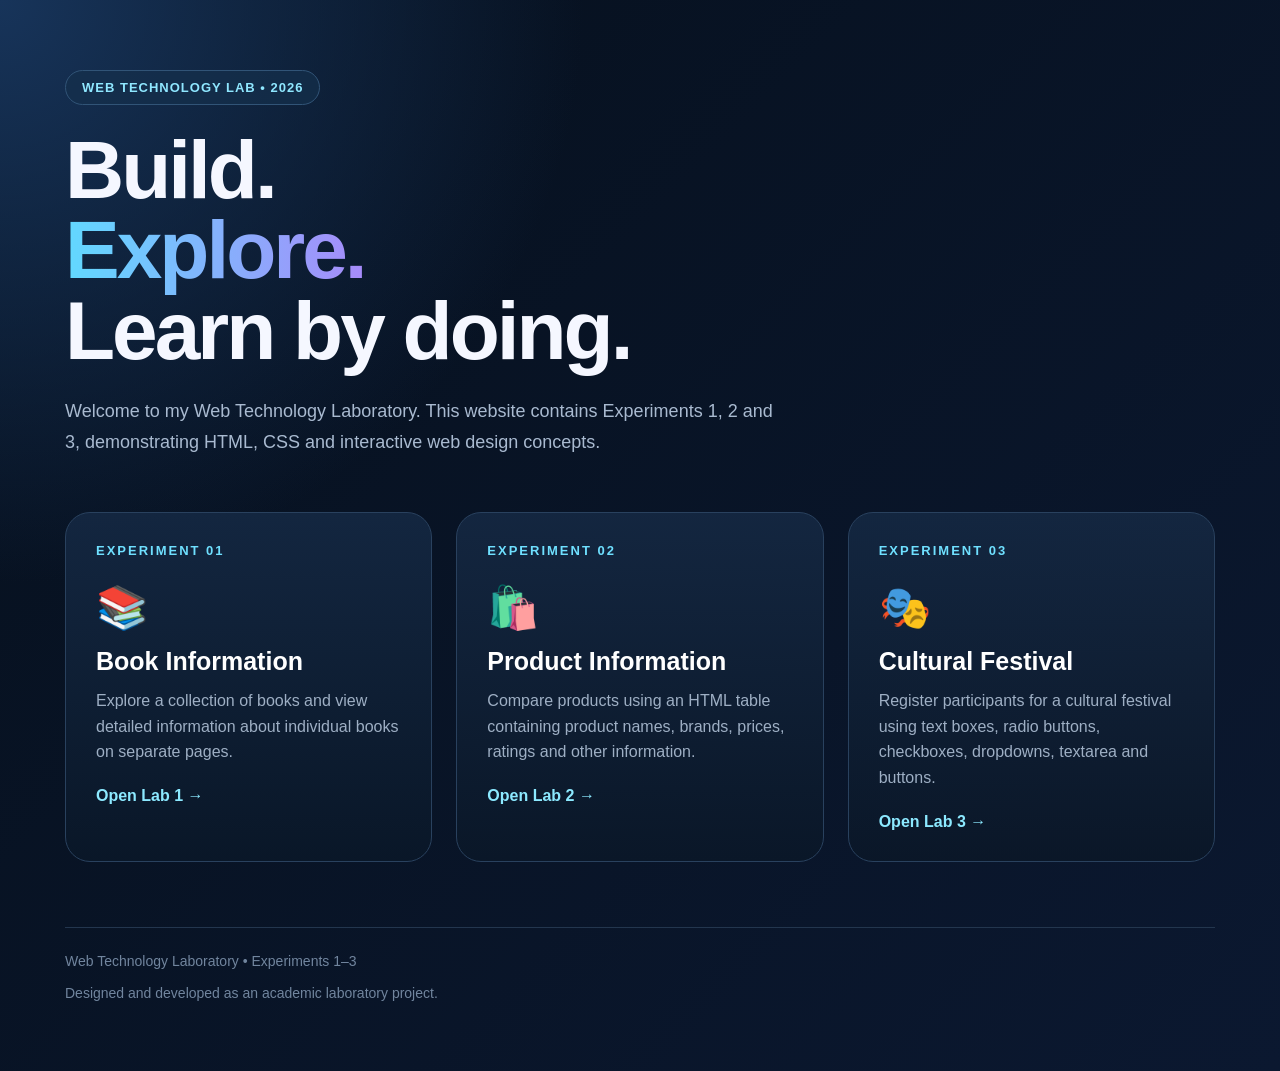
<file: index.html>
<!DOCTYPE html>
<html lang="en">
<head>
    <meta charset="UTF-8">
    <meta name="viewport" content="width=device-width, initial-scale=1.0">

    <title>Web Technology Lab | Experiments 1–3</title>

    <style>
        * {
            margin: 0;
            padding: 0;
            box-sizing: border-box;
        }

        body {
            font-family: Arial, Helvetica, sans-serif;
            background:
                radial-gradient(circle at top left, #17345a, transparent 35%),
                linear-gradient(135deg, #06101d, #0b1830);
            color: #f5f7ff;
            min-height: 100vh;
        }

        .container {
            width: 90%;
            max-width: 1150px;
            margin: auto;
            padding: 70px 0;
        }

        .badge {
            display: inline-block;
            padding: 9px 16px;
            border: 1px solid #315477;
            border-radius: 30px;
            color: #8fe7ff;
            background: rgba(20, 48, 76, 0.7);
            font-size: 13px;
            font-weight: bold;
            letter-spacing: 1px;
        }

        h1 {
            font-size: clamp(45px, 7vw, 82px);
            line-height: 0.98;
            margin: 25px 0;
            letter-spacing: -3px;
        }

        h1 span {
            background: linear-gradient(90deg, #61d9ff, #a78bfa);
            -webkit-background-clip: text;
            background-clip: text;
            color: transparent;
        }

        .intro {
            max-width: 720px;
            color: #a9bad0;
            font-size: 18px;
            line-height: 1.7;
        }

        .labs {
            display: grid;
            grid-template-columns: repeat(3, 1fr);
            gap: 24px;
            margin-top: 55px;
        }

        .card {
            text-decoration: none;
            color: white;
            padding: 30px;
            min-height: 300px;

            background: linear-gradient(
                180deg,
                rgba(20, 39, 65, 0.95),
                rgba(10, 23, 40, 0.95)
            );

            border: 1px solid #29415e;
            border-radius: 25px;

            transition: 0.3s ease;
        }

        .card:hover {
            transform: translateY(-8px);
            border-color: #65dfff;
            box-shadow: 0 20px 50px rgba(0, 0, 0, 0.45);
        }

        .number {
            color: #6fe0ff;
            font-size: 13px;
            font-weight: bold;
            letter-spacing: 2px;
        }

        .icon {
            font-size: 42px;
            margin: 25px 0 15px;
        }

        .card h2 {
            font-size: 25px;
            margin-bottom: 12px;
        }

        .card p {
            color: #9eafc4;
            line-height: 1.6;
        }

        .open {
            display: inline-block;
            margin-top: 22px;
            color: #8ce9ff;
            font-weight: bold;
        }

        footer {
            margin-top: 65px;
            padding-top: 25px;
            border-top: 1px solid #23364e;
            color: #71859e;
            font-size: 14px;
        }

        @media (max-width: 850px) {
            .labs {
                grid-template-columns: 1fr;
            }

            h1 {
                letter-spacing: -2px;
            }
        }
    </style>
</head>

<body>

    <div class="container">

        <div class="badge">
            WEB TECHNOLOGY LAB • 2026
        </div>

        <h1>
            Build.<br>
            <span>Explore.</span><br>
            Learn by doing.
        </h1>

        <p class="intro">
            Welcome to my Web Technology Laboratory.
            This website contains Experiments 1, 2 and 3,
            demonstrating HTML, CSS and interactive web design concepts.
        </p>


        <div class="labs">

            <!-- LAB 1 -->
            <a href="Lab-1/" class="card">

                <div class="number">
                    EXPERIMENT 01
                </div>

                <div class="icon">
                    📚
                </div>

                <h2>
                    Book Information
                </h2>

                <p>
                    Explore a collection of books and view
                    detailed information about individual books
                    on separate pages.
                </p>

                <div class="open">
                    Open Lab 1 →
                </div>

            </a>


            <!-- LAB 2 -->
<a href="Lab%20-2/" class="card">           
    <div class="number">
                    EXPERIMENT 02
                </div>

                <div class="icon">
                    🛍️
                </div>

                <h2>
                    Product Information
                </h2>

                <p>
                    Compare products using an HTML table
                    containing product names, brands, prices,
                    ratings and other information.
                </p>

                <div class="open">
                    Open Lab 2 →
                </div>

            </a>


            <!-- LAB 3 -->
            <a href="Lab-3/" class="card">

                <div class="number">
                    EXPERIMENT 03
                </div>

                <div class="icon">
                    🎭
                </div>

                <h2>
                    Cultural Festival
                </h2>

                <p>
                    Register participants for a cultural festival
                    using text boxes, radio buttons, checkboxes,
                    dropdowns, textarea and buttons.
                </p>

                <div class="open">
                    Open Lab 3 →
                </div>

            </a>

        </div>


        <footer>
            Web Technology Laboratory • Experiments 1–3
            <br><br>
            Designed and developed as an academic laboratory project.
        </footer>

    </div>

</body>
</html>
</file>
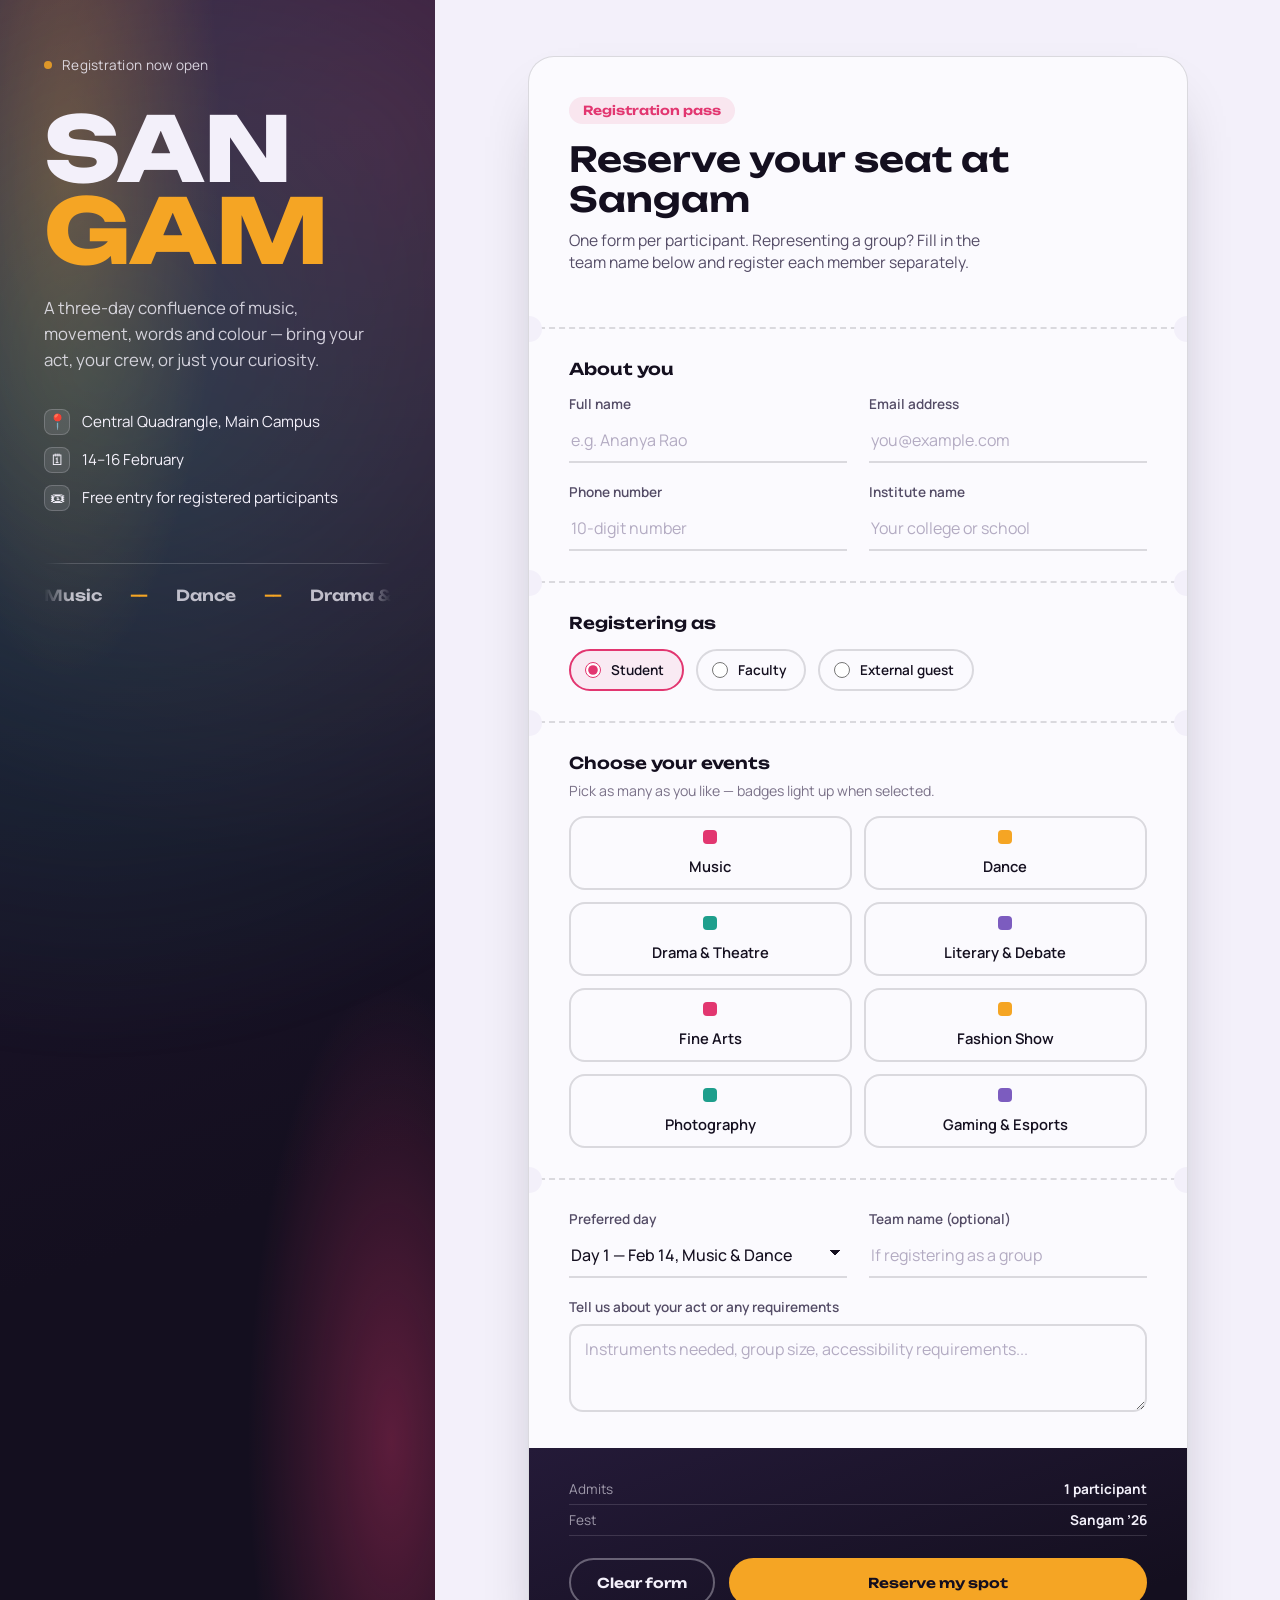
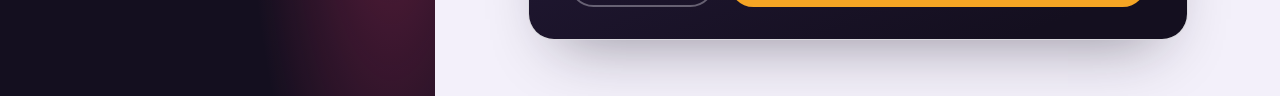
<file: Lab -2/index.html>
<!DOCTYPE html>
<html lang="en">
<head>
<meta charset="UTF-8">
<meta name="viewport" content="width=device-width, initial-scale=1.0">
<title>Sangam &mdash; Cultural Fest Registration</title>
<link rel="preconnect" href="https://fonts.googleapis.com">
<link rel="preconnect" href="https://fonts.gstatic.com" crossorigin>
<link href="https://fonts.googleapis.com/css2?family=Unbounded:wght@400;600;800&family=Manrope:wght@400;500;600;700&display=swap" rel="stylesheet">
<link rel="stylesheet" href="style.css">
</head>
<body>

<div class="page">

  <aside class="hero">
    <div class="hero-top"><span class="dot"></span> Registration now open</div>
    <h1 class="hero-title">
      <span>SAN</span><span class="accent">GAM</span>
    </h1>
    <p class="hero-tagline">A three-day confluence of music, movement, words and colour — bring your act, your crew, or just your curiosity.</p>

    <ul class="hero-meta">
      <li><span class="mark">📍</span> Central Quadrangle, Main Campus</li>
      <li><span class="mark">🗓</span> 14&ndash;16 February</li>
      <li><span class="mark">🎟</span> Free entry for registered participants</li>
    </ul>

    <div class="ticker" aria-hidden="true">
      <div class="ticker-track">
        <span>Music</span><span>Dance</span><span>Drama &amp; Theatre</span><span>Literary &amp; Debate</span><span>Fine Arts</span><span>Fashion Show</span><span>Photography</span><span>Gaming &amp; Esports</span>
        <span>Music</span><span>Dance</span><span>Drama &amp; Theatre</span><span>Literary &amp; Debate</span><span>Fine Arts</span><span>Fashion Show</span><span>Photography</span><span>Gaming &amp; Esports</span>
      </div>
    </div>
  </aside>

  <main>
    <div class="ticket-wrap">

      <form class="ticket" id="regForm" novalidate>
        <div class="ticket-header">
          <span class="ticket-kicker">Registration pass</span>
          <h1>Reserve your seat at Sangam</h1>
          <p>One form per participant. Representing a group? Fill in the team name below and register each member separately.</p>
        </div>

        <div class="perforation"></div>

        <section class="field-group">
          <h2>About you</h2>
          <div class="grid-2">
            <label>Full name
              <input type="text" name="name" placeholder="e.g. Ananya Rao" required>
            </label>
            <label>Email address
              <input type="email" name="email" placeholder="you@example.com" required>
            </label>
            <label>Phone number
              <input type="tel" name="phone" placeholder="10-digit number" pattern="[0-9]{10}" required>
            </label>
            <label>Institute name
              <input type="text" name="institute" placeholder="Your college or school" required>
            </label>
          </div>
        </section>

        <div class="perforation"></div>

        <section class="field-group">
          <h2>Registering as</h2>
          <div class="radio-row">
            <label class="pill-choice">
              <input type="radio" name="category" value="Student" checked>
              <span>Student</span>
            </label>
            <label class="pill-choice">
              <input type="radio" name="category" value="Faculty">
              <span>Faculty</span>
            </label>
            <label class="pill-choice">
              <input type="radio" name="category" value="External guest">
              <span>External guest</span>
            </label>
          </div>
        </section>

        <div class="perforation"></div>

        <section class="field-group">
          <h2>Choose your events</h2>
          <p class="hint">Pick as many as you like &mdash; badges light up when selected.</p>
          <div class="badge-grid">
            <label class="badge" style="--dot:#E23670">
              <input type="checkbox" name="events" value="Music"><span class="swatch"></span><span class="label">Music</span>
            </label>
            <label class="badge" style="--dot:#F5A524">
              <input type="checkbox" name="events" value="Dance"><span class="swatch"></span><span class="label">Dance</span>
            </label>
            <label class="badge" style="--dot:#1E9E8C">
              <input type="checkbox" name="events" value="Drama & Theatre"><span class="swatch"></span><span class="label">Drama &amp; Theatre</span>
            </label>
            <label class="badge" style="--dot:#7C5CBF">
              <input type="checkbox" name="events" value="Literary & Debate"><span class="swatch"></span><span class="label">Literary &amp; Debate</span>
            </label>
            <label class="badge" style="--dot:#E23670">
              <input type="checkbox" name="events" value="Fine Arts"><span class="swatch"></span><span class="label">Fine Arts</span>
            </label>
            <label class="badge" style="--dot:#F5A524">
              <input type="checkbox" name="events" value="Fashion Show"><span class="swatch"></span><span class="label">Fashion Show</span>
            </label>
            <label class="badge" style="--dot:#1E9E8C">
              <input type="checkbox" name="events" value="Photography"><span class="swatch"></span><span class="label">Photography</span>
            </label>
            <label class="badge" style="--dot:#7C5CBF">
              <input type="checkbox" name="events" value="Gaming & Esports"><span class="swatch"></span><span class="label">Gaming &amp; Esports</span>
            </label>
          </div>
        </section>

        <div class="perforation"></div>

        <section class="field-group grid-2">
          <label>Preferred day
            <select name="day">
              <option>Day 1 &mdash; Feb 14, Music &amp; Dance</option>
              <option>Day 2 &mdash; Feb 15, Drama &amp; Arts</option>
              <option>Day 3 &mdash; Feb 16, Finale &amp; Fashion</option>
            </select>
          </label>
          <label>Team name (optional)
            <input type="text" name="team" placeholder="If registering as a group">
          </label>
        </section>

        <section class="field-group" style="margin-top:20px;">
          <label>Tell us about your act or any requirements
            <textarea name="notes" placeholder="Instruments needed, group size, accessibility requirements..."></textarea>
          </label>
        </section>

        <div class="ticket-stub">
          <div class="stub-row"><span>Admits</span><strong>1 participant</strong></div>
          <div class="stub-row"><span>Fest</span><strong>Sangam &rsquo;26</strong></div>
          <div class="actions">
            <button type="reset" class="btn ghost">Clear form</button>
            <button type="submit" class="btn primary">Reserve my spot</button>
          </div>
        </div>
      </form>

      <div class="success-card" id="successCard" hidden>
        <div class="stamp">&#10003;</div>
        <h2>You're on the list.</h2>
        <p>Your pass has been reserved. Keep an eye on your inbox &mdash; the full schedule and venue map go out a week before the fest.</p>
        <div class="success-summary" id="successSummary"></div>
        <button type="button" class="btn ghost" style="background:var(--violet); color:var(--paper);" id="againBtn">Register another participant</button>
      </div>

    </div>
  </main>
</div>

<canvas id="confetti"></canvas>

<script src="script.js"></script>

</body>
</html>
</file>
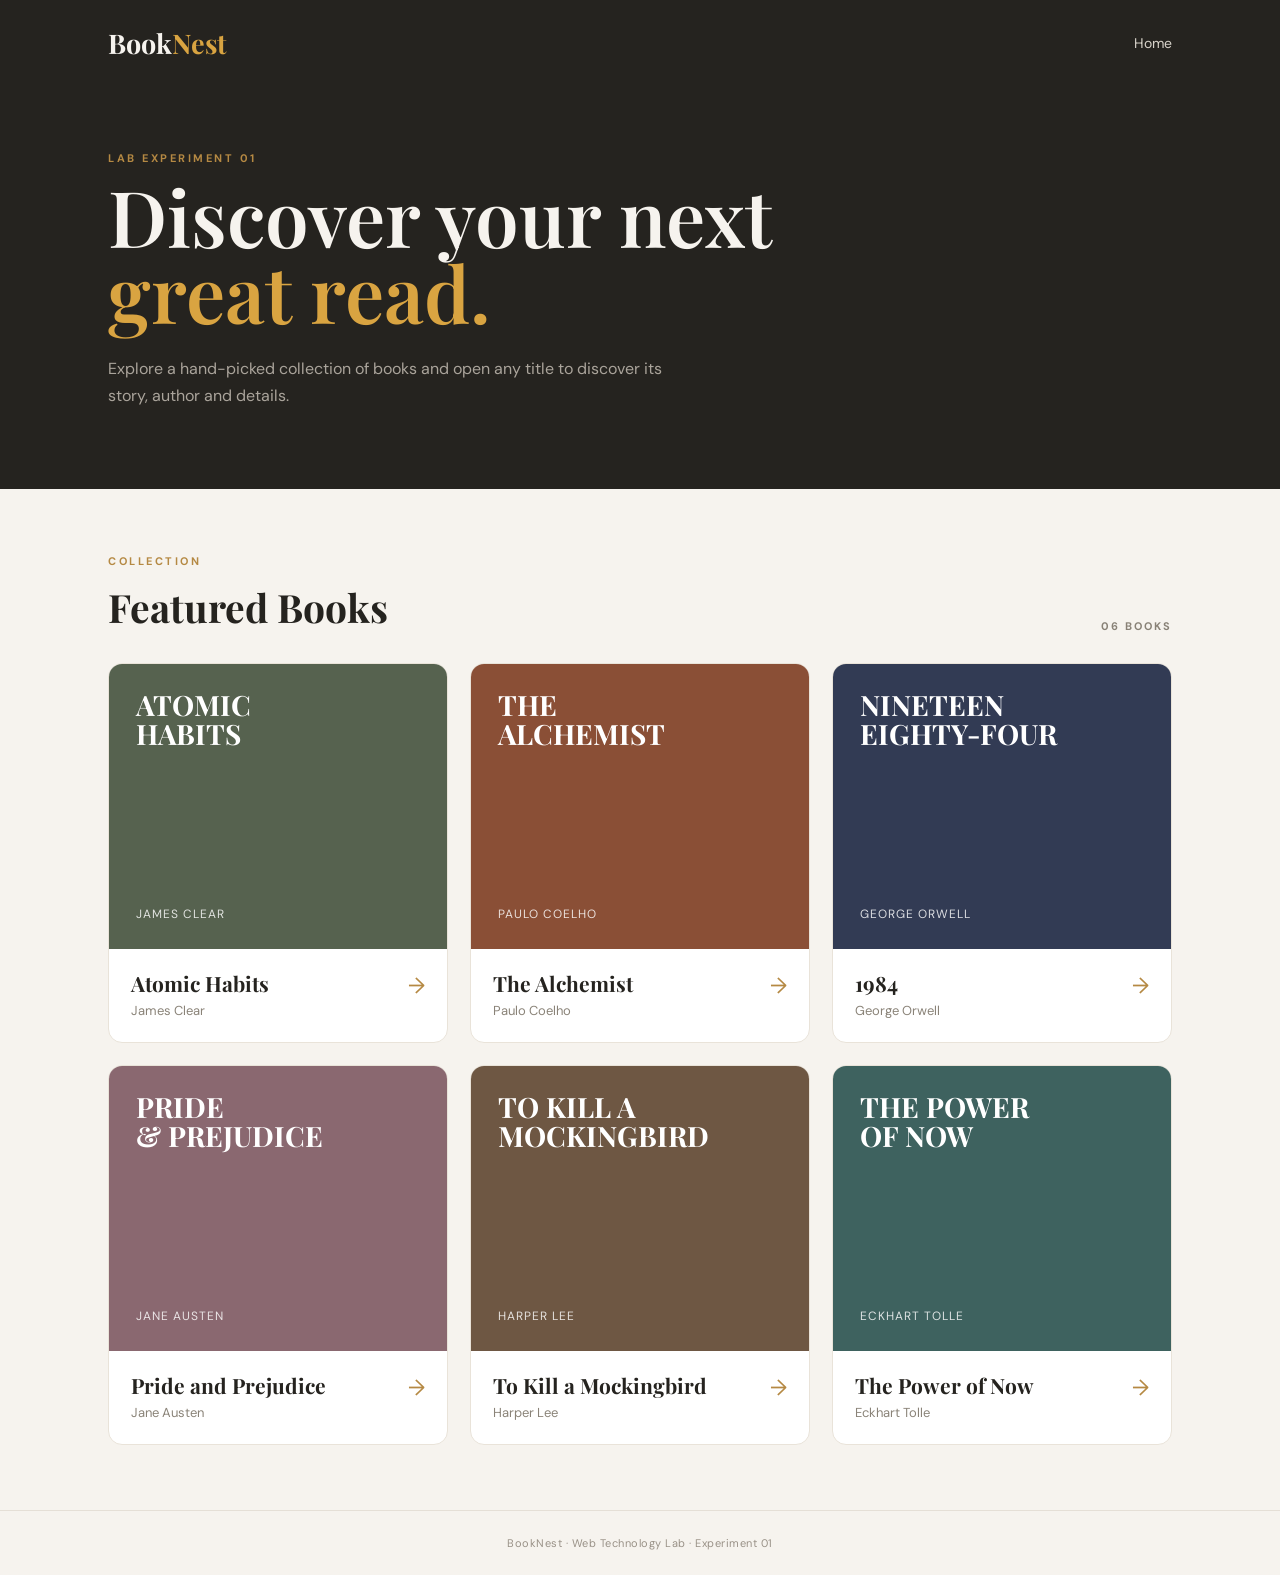
<file: Lab-1/index.html>
<!DOCTYPE html>
<html lang="en">
<head>
  <meta charset="UTF-8">
  <meta name="viewport" content="width=device-width, initial-scale=1.0">
  <title>BookNest | Book Information</title>
  <link rel="stylesheet" href="style.css">
</head>
<body>
  <header class="hero">
    <nav class="navbar">
      <div class="logo">Book<span>Nest</span></div>
      <a href="index.html" class="nav-link">Home</a>
    </nav>
    <div class="hero-content">
      <p class="eyebrow">LAB EXPERIMENT 01</p>
      <h1>Discover your next<br><span>great read.</span></h1>
      <p class="subtitle">Explore a hand-picked collection of books and open any title to discover its story, author and details.</p>
    </div>
  </header>

  <main class="container">
    <section class="section-heading">
      <div>
        <p class="eyebrow">COLLECTION</p>
        <h2>Featured Books</h2>
      </div>
      <p class="count">06 BOOKS</p>
    </section>

    <section class="book-grid">
      <a class="book-card" href="book.html?id=atomic">
        <div class="cover cover-1"><span>ATOMIC<br>HABITS</span><small>James Clear</small></div>
        <div class="book-info"><h3>Atomic Habits</h3><p>James Clear</p><span class="arrow">→</span></div>
      </a>

      <a class="book-card" href="book.html?id=alchemist">
        <div class="cover cover-2"><span>THE<br>ALCHEMIST</span><small>Paulo Coelho</small></div>
        <div class="book-info"><h3>The Alchemist</h3><p>Paulo Coelho</p><span class="arrow">→</span></div>
      </a>

      <a class="book-card" href="book.html?id=1984">
        <div class="cover cover-3"><span>NINETEEN<br>EIGHTY-FOUR</span><small>George Orwell</small></div>
        <div class="book-info"><h3>1984</h3><p>George Orwell</p><span class="arrow">→</span></div>
      </a>

      <a class="book-card" href="book.html?id=pride">
        <div class="cover cover-4"><span>PRIDE<br>& PREJUDICE</span><small>Jane Austen</small></div>
        <div class="book-info"><h3>Pride and Prejudice</h3><p>Jane Austen</p><span class="arrow">→</span></div>
      </a>

      <a class="book-card" href="book.html?id=mockingbird">
        <div class="cover cover-5"><span>TO KILL A<br>MOCKINGBIRD</span><small>Harper Lee</small></div>
        <div class="book-info"><h3>To Kill a Mockingbird</h3><p>Harper Lee</p><span class="arrow">→</span></div>
      </a>

      <a class="book-card" href="book.html?id=power">
        <div class="cover cover-6"><span>THE POWER<br>OF NOW</span><small>Eckhart Tolle</small></div>
        <div class="book-info"><h3>The Power of Now</h3><p>Eckhart Tolle</p><span class="arrow">→</span></div>
      </a>
    </section>
  </main>

  <footer>
    <p>BookNest · Web Technology Lab · Experiment 01</p>
  </footer>
</body>
</html>
</file>
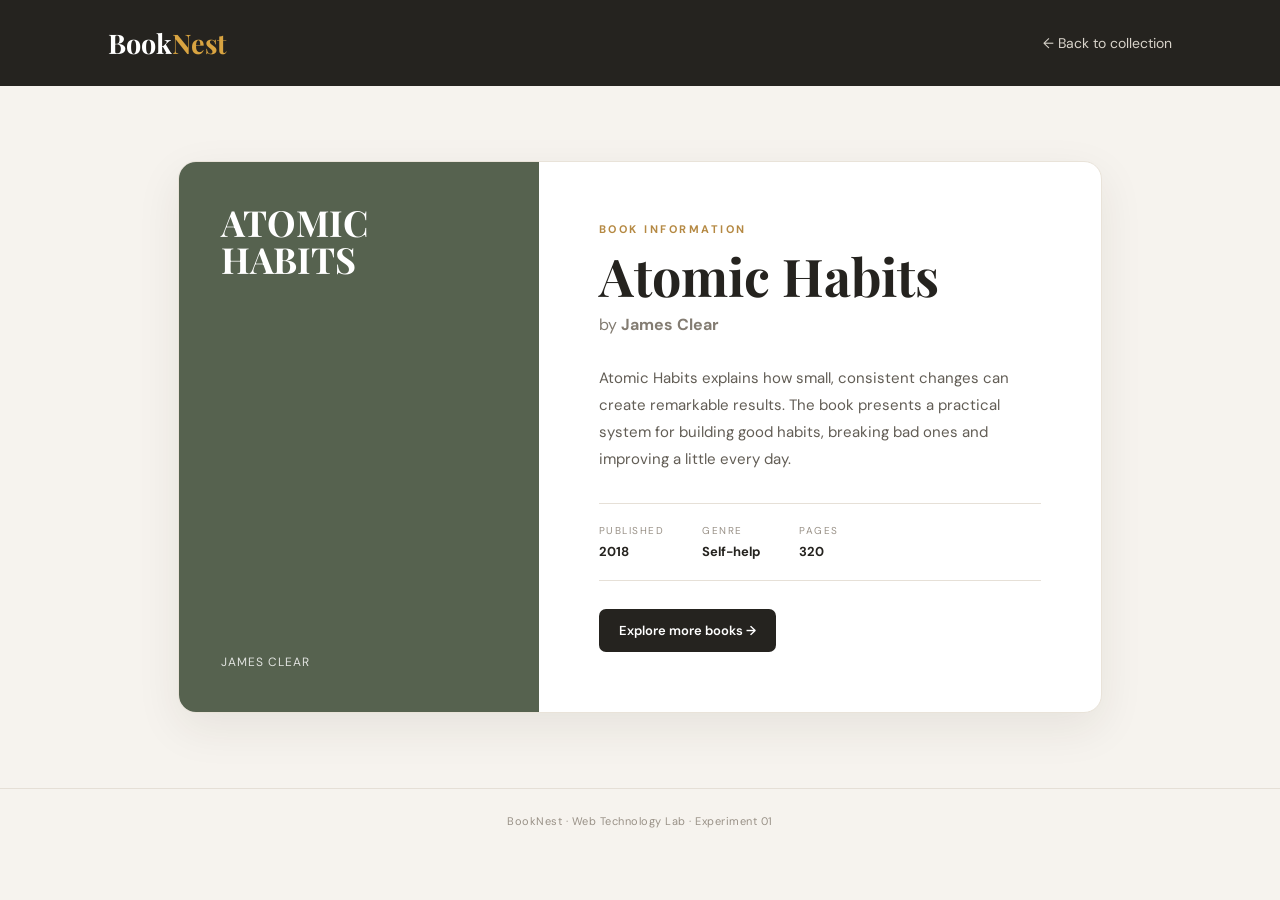
<file: Lab-1/book.html>
<!DOCTYPE html>
<html lang="en">
<head>
  <meta charset="UTF-8">
  <meta name="viewport" content="width=device-width, initial-scale=1.0">
  <title>BookNest | Book Details</title>
  <link rel="stylesheet" href="style.css">
</head>
<body>
  <nav class="navbar detail-nav">
    <div class="logo">Book<span>Nest</span></div>
    <a href="index.html" class="back">← Back to collection</a>
  </nav>

  <main class="detail-page">
    <div id="bookDetails"></div>
  </main>

  <footer>
    <p>BookNest · Web Technology Lab · Experiment 01</p>
  </footer>

  <script>
    const books = {
      atomic: {
        title: "Atomic Habits", author: "James Clear", year: "2018", genre: "Self-help",
        pages: "320", cover: "cover-1",
        description: "Atomic Habits explains how small, consistent changes can create remarkable results. The book presents a practical system for building good habits, breaking bad ones and improving a little every day."
      },
      alchemist: {
        title: "The Alchemist", author: "Paulo Coelho", year: "1988", genre: "Adventure / Fiction",
        pages: "208", cover: "cover-2",
        description: "The Alchemist follows Santiago, a young shepherd who dreams of finding a hidden treasure. His journey becomes a story about purpose, courage, dreams and listening to the signs around us."
      },
      "1984": {
        title: "1984", author: "George Orwell", year: "1949", genre: "Dystopian Fiction",
        pages: "328", cover: "cover-3",
        description: "1984 is a dystopian novel about Winston Smith, a man living under a totalitarian government that watches its citizens and controls information. The story explores freedom, truth and individual thought."
      },
      pride: {
        title: "Pride and Prejudice", author: "Jane Austen", year: "1813", genre: "Romance / Classic",
        pages: "432", cover: "cover-4",
        description: "Pride and Prejudice follows Elizabeth Bennet as she navigates family, society and her changing feelings toward the reserved Mr. Darcy. It combines romance with sharp observations of social life."
      },
      mockingbird: {
        title: "To Kill a Mockingbird", author: "Harper Lee", year: "1960", genre: "Classic / Fiction",
        pages: "336", cover: "cover-5",
        description: "Narrated by Scout Finch, this classic novel explores childhood, empathy and justice through events in a small Southern town. It encourages readers to understand people before judging them."
      },
      power: {
        title: "The Power of Now", author: "Eckhart Tolle", year: "1997", genre: "Spirituality",
        pages: "236", cover: "cover-6",
        description: "The Power of Now focuses on living in the present moment. Eckhart Tolle discusses how excessive identification with thoughts can create stress and presents ideas for developing greater awareness."
      }
    };

    const id = new URLSearchParams(window.location.search).get("id") || "atomic";
    const book = books[id] || books.atomic;

    document.title = `BookNest | ${book.title}`;
    document.getElementById("bookDetails").innerHTML = `
      <div class="detail-card">
        <div class="detail-cover cover ${book.cover}">
          <span>${book.title.toUpperCase()}</span><small>${book.author}</small>
        </div>
        <div class="detail-content">
          <p class="eyebrow">BOOK INFORMATION</p>
          <h1>${book.title}</h1>
          <p class="author">by <strong>${book.author}</strong></p>
          <p class="description">${book.description}</p>
          <div class="facts">
            <div><span>Published</span><strong>${book.year}</strong></div>
            <div><span>Genre</span><strong>${book.genre}</strong></div>
            <div><span>Pages</span><strong>${book.pages}</strong></div>
          </div>
          <a class="button" href="index.html">Explore more books →</a>
        </div>
      </div>
    `;
  </script>
</body>
</html>
</file>
<file: Lab -2/style.css>
:root{
    --ink:#140F1F;
    --paper:#F3F0FA;
    --paper-line:rgba(20,15,31,.14);
    --card:#FBFAFE;
    --violet:#241A38;
    --violet-2:#3A2A57;
    --marigold:#F5A524;
    --magenta:#E23670;
    --teal:#1E9E8C;
    --shadow: 0 30px 60px -30px rgba(20,15,31,.45);
    --radius: 26px;
  }
  *{box-sizing:border-box;}
  html,body{margin:0;padding:0;}
  body{
    background:var(--paper);
    color:var(--ink);
    font-family:'Manrope', system-ui, sans-serif;
    -webkit-font-smoothing:antialiased;
    min-height:100vh;
  }
  h1,h2,.display{
    font-family:'Unbounded', system-ui, sans-serif;
    margin:0;
  }
  a{color:inherit;}
  ::selection{ background:var(--marigold); color:var(--ink); }

  /* ---------- layout ---------- */
  .page{
    display:grid;
    grid-template-columns: minmax(280px, 34%) 1fr;
    min-height:100vh;
  }
  @media (max-width: 920px){
    .page{ grid-template-columns: 1fr; }
  }

  /* ---------- hero ---------- */
  .hero{
    position:relative;
    background:
      radial-gradient(60% 50% at 15% 10%, rgba(245,165,36,.35), transparent 60%),
      radial-gradient(55% 45% at 90% 85%, rgba(226,54,112,.35), transparent 60%),
      linear-gradient(160deg, var(--violet), var(--ink) 70%);
    color:var(--paper);
    padding: 56px 44px;
    overflow:hidden;
    isolation:isolate;
  }
  .hero::before{
    content:"";
    position:absolute; inset:-20%;
    background:
      radial-gradient(circle at 30% 30%, rgba(30,158,140,.28), transparent 40%),
      radial-gradient(circle at 75% 20%, rgba(226,54,112,.22), transparent 38%);
    filter: blur(10px);
    animation: drift 22s ease-in-out infinite alternate;
    z-index:-1;
  }
  @keyframes drift{
    from{ transform: translate(-2%, -1%) scale(1); }
    to{ transform: translate(3%, 2%) scale(1.08); }
  }
  .hero-top{
    display:flex; align-items:center; gap:10px;
    font-size:.85rem; letter-spacing:.02em; opacity:.85;
  }
  .hero-top .dot{ width:8px; height:8px; border-radius:50%; background:var(--marigold); }

  .hero-title{
    margin-top: 34px;
    font-weight:800;
    line-height:.92;
    font-size: clamp(3.2rem, 8vw, 5.6rem);
    letter-spacing:-0.01em;
  }
  .hero-title span{ display:block; }
  .hero-title .accent{ color:var(--marigold); }

  .hero-tagline{
    margin-top:22px;
    max-width: 34ch;
    font-size:1.05rem;
    line-height:1.55;
    color: rgba(243,240,250,.82);
  }

  .hero-meta{
    margin-top:36px;
    display:flex;
    flex-direction:column;
    gap:12px;
    font-size:.95rem;
  }
  .hero-meta li{ list-style:none; display:flex; gap:12px; align-items:center; }
  .hero-meta{ padding:0; margin-top:36px; }
  .hero-meta .mark{
    width:26px; height:26px; border-radius:8px;
    display:grid; place-items:center;
    background: rgba(243,240,250,.1);
    border:1px solid rgba(243,240,250,.2);
    flex:none;
  }

  .ticker{
    margin-top:52px;
    border-top:1px solid rgba(243,240,250,.18);
    padding-top:22px;
    overflow:hidden;
    -webkit-mask-image: linear-gradient(90deg, transparent, #000 8%, #000 92%, transparent);
            mask-image: linear-gradient(90deg, transparent, #000 8%, #000 92%, transparent);
  }
  .ticker-track{
    display:flex; gap:28px; white-space:nowrap;
    width:max-content;
    animation: scroll 18s linear infinite;
    font-family:'Unbounded', sans-serif;
    font-weight:600;
    font-size:.95rem;
    color: rgba(243,240,250,.75);
  }
  .ticker-track span::after{ content:"—"; margin-left:28px; color: var(--marigold); }
  @keyframes scroll{
    from{ transform: translateX(0); }
    to{ transform: translateX(-50%); }
  }

  /* ---------- main / ticket form ---------- */
  main{
    padding: 56px 6vw;
    display:flex;
    justify-content:center;
    align-items:flex-start;
  }
  .ticket-wrap{ width:100%; max-width: 660px; }

  form.ticket{
    background:var(--card);
    border-radius: var(--radius);
    box-shadow: var(--shadow);
    border:1px solid var(--paper-line);
    overflow:hidden;
  }

  .ticket-header{
    padding: 40px 40px 8px;
  }
  .ticket-kicker{
    display:inline-flex; align-items:center; gap:8px;
    font-family:'Unbounded', sans-serif;
    font-size:.78rem;
    font-weight:600;
    color:var(--magenta);
    background: rgba(226,54,112,.1);
    padding:6px 14px;
    border-radius:999px;
  }
  .ticket-header h1{
    margin-top:16px;
    font-size: clamp(1.6rem, 3vw, 2.15rem);
    line-height:1.15;
    font-weight:600;
  }
  .ticket-header p{
    margin-top:10px;
    color:#544c66;
    font-size:.98rem;
    max-width:44ch;
  }

  .perforation{
    position:relative;
    height:0;
    border-top:2px dashed var(--paper-line);
    margin: 30px 0;
  }
  .perforation::before,
  .perforation::after{
    content:"";
    position:absolute; top:50%; transform:translateY(-50%);
    width:26px; height:26px; border-radius:50%;
    background:var(--paper);
  }
  .perforation::before{ left:-13px; }
  .perforation::after{ right:-13px; }

  .field-group{ padding: 0 40px; }
  .field-group h2{
    font-size:1.02rem;
    font-weight:600;
    margin-bottom:16px;
  }
  .hint{ margin: -8px 0 16px; color:#7a7188; font-size:.88rem; }

  .grid-2{
    display:grid;
    grid-template-columns:1fr 1fr;
    gap: 20px 22px;
  }
  @media (max-width:560px){ .grid-2{ grid-template-columns:1fr; } }

  label{
    display:flex; flex-direction:column; gap:8px;
    font-size:.85rem;
    color:#544c66;
    font-weight:600;
  }
  input[type=text], input[type=email], input[type=tel], select, textarea{
    font: inherit;
    font-family:'Manrope', sans-serif;
    font-size:1rem;
    font-weight:500;
    color:var(--ink);
    background:transparent;
    border:none;
    border-bottom: 2px solid var(--paper-line);
    padding: 8px 2px 10px;
    outline:none;
    transition: border-color .2s ease;
    width:100%;
  }
  select{ appearance:none; -webkit-appearance:none; background-image: linear-gradient(45deg, transparent 50%, var(--ink) 50%), linear-gradient(135deg, var(--ink) 50%, transparent 50%); background-position: calc(100% - 12px) 14px, calc(100% - 6px) 14px; background-size:6px 6px; background-repeat:no-repeat; cursor:pointer; }
  textarea{ resize:vertical; min-height:88px; border:2px solid var(--paper-line); border-radius:14px; padding:12px 14px; }
  input::placeholder, textarea::placeholder{ color:#b3abc2; font-weight:400; }
  input:focus, select:focus, textarea:focus{ border-color:var(--magenta); }
  input:focus-visible, select:focus-visible, textarea:focus-visible, button:focus-visible, .pill-choice:focus-within, .badge:focus-within{
    outline:3px solid var(--teal); outline-offset:3px;
  }

  /* radios styled as pill choices */
  .radio-row{ display:flex; flex-wrap:wrap; gap:12px; }
  .pill-choice{
    flex-direction:row; align-items:center; gap:10px;
    border:2px solid var(--paper-line);
    border-radius: 999px;
    padding: 10px 18px 10px 14px;
    cursor:pointer;
    font-weight:600;
    color:var(--ink);
    transition: border-color .18s ease, background .18s ease;
  }
  .pill-choice input{ accent-color:var(--magenta); width:16px; height:16px; margin:0; }
  .pill-choice:has(input:checked){
    border-color:var(--magenta);
    background: rgba(226,54,112,.08);
  }

  /* checkboxes styled as event badges */
  .badge-grid{
    display:grid;
    grid-template-columns: repeat(2, 1fr);
    gap:12px;
  }
  @media (max-width:560px){ .badge-grid{ grid-template-columns:1fr; } }
  .badge{
    display:flex; align-items:center; gap:12px;
    border:2px solid var(--paper-line);
    border-radius:16px;
    padding:12px 14px;
    cursor:pointer;
    transition: border-color .18s ease, background .18s ease, transform .12s ease;
  }
  .badge input{ position:absolute; opacity:0; width:0; height:0; }
  .badge .swatch{
    width:14px; height:14px; border-radius:4px; flex:none;
    background: var(--dot, var(--teal));
  }
  .badge span.label{ font-weight:600; font-size:.92rem; color:var(--ink); }
  .badge:has(input:checked){
    border-color: var(--dot, var(--teal));
    background: color-mix(in srgb, var(--dot, var(--teal)) 10%, transparent);
    transform: translateY(-1px);
  }
  .badge:has(input:checked) .swatch{
    box-shadow: 0 0 0 3px color-mix(in srgb, var(--dot, var(--teal)) 30%, transparent);
  }

  /* ticket stub / actions */
  .ticket-stub{
    margin-top: 36px;
    background: linear-gradient(160deg, var(--violet), var(--ink) 85%);
    color:var(--paper);
    padding: 26px 40px 32px;
    position:relative;
  }
  .stub-row{
    display:flex; justify-content:space-between;
    font-size:.85rem;
    padding:6px 0;
    border-bottom:1px solid rgba(243,240,250,.14);
  }
  .stub-row span{ color: rgba(243,240,250,.6); }
  .actions{
    display:flex; gap:14px; margin-top:22px; flex-wrap:wrap;
  }
  button.btn{
    font: inherit;
    font-family:'Unbounded', sans-serif;
    font-size:.85rem;
    font-weight:600;
    padding: 14px 26px;
    border-radius: 999px;
    border:2px solid transparent;
    cursor:pointer;
    transition: transform .12s ease, background .18s ease, border-color .18s ease;
  }
  button.btn.primary{
    background: var(--marigold);
    color: var(--ink);
    flex:1;
  }
  button.btn.primary:hover{ transform: translateY(-2px); }
  button.btn.ghost{
    background:transparent;
    color:var(--paper);
    border-color: rgba(243,240,250,.35);
  }
  button.btn.ghost:hover{ border-color: var(--paper); }

  /* success card */
  .success-card{
    background:var(--card);
    border-radius: var(--radius);
    box-shadow: var(--shadow);
    border:1px solid var(--paper-line);
    padding: 48px 40px;
    text-align:left;
  }
  .success-card .stamp{
    width:64px; height:64px;
    border-radius:50%;
    background: var(--teal);
    color:var(--paper);
    display:grid; place-items:center;
    font-family:'Unbounded', sans-serif;
    font-size:1.6rem;
    margin-bottom:22px;
  }
  .success-card h2{ font-size:1.6rem; font-weight:600; }
  .success-card p{ color:#544c66; margin-top:10px; line-height:1.6; }
  .success-summary{
    margin-top:22px;
    border-top:2px dashed var(--paper-line);
    padding-top:18px;
    display:flex; flex-direction:column; gap:8px;
    font-size:.92rem;
  }
  .success-summary b{ color:var(--magenta); }
  .success-card button{ margin-top:26px; }

  #confetti{
    position:fixed; inset:0; pointer-events:none; z-index:50;
  }

  @media (prefers-reduced-motion: reduce){
    .hero::before, .ticker-track{ animation:none; }
  }
</file>
<file: Lab-1/style.css>
@import url('https://fonts.googleapis.com/css2?family=DM+Sans:wght@400;500;600;700&family=Playfair+Display:wght@500;600;700&display=swap');

* { box-sizing: border-box; margin: 0; padding: 0; }
body { background: #f6f3ee; color: #25231f; font-family: 'DM Sans', sans-serif; min-height: 100vh; }
a { text-decoration: none; color: inherit; }

.hero { background: #25231f; color: #f6f3ee; padding-bottom: 80px; }
.navbar { max-width: 1120px; margin: auto; padding: 25px 28px; display: flex; align-items: center; justify-content: space-between; }
.logo { font-family: 'Playfair Display', serif; font-size: 27px; font-weight: 700; }
.logo span { color: #d9a441; }
.nav-link, .back { font-size: 14px; color: #d8d3ca; transition: .2s; }
.nav-link:hover, .back:hover { color: #fff; }
.hero-content { max-width: 1120px; margin: 65px auto 0; padding: 0 28px; }
.eyebrow { font-size: 11px; font-weight: 700; letter-spacing: 2.5px; color: #b58943; margin-bottom: 13px; }
h1, h2 { font-family: 'Playfair Display', serif; }
.hero h1 { font-size: clamp(46px, 7vw, 78px); line-height: .98; font-weight: 600; }
.hero h1 span { color: #d9a441; }
.subtitle { max-width: 590px; color: #aaa49b; line-height: 1.7; margin-top: 24px; font-size: 16px; }

.container { max-width: 1120px; margin: auto; padding: 65px 28px; }
.section-heading { display: flex; justify-content: space-between; align-items: end; margin-bottom: 30px; }
.section-heading h2 { font-size: 39px; }
.count { font-size: 11px; letter-spacing: 2px; color: #888176; font-weight: 700; }
.book-grid { display: grid; grid-template-columns: repeat(3, 1fr); gap: 22px; }
.book-card { background: #fff; border: 1px solid #e9e3d9; border-radius: 14px; overflow: hidden; transition: .25s; position: relative; }
.book-card:hover { transform: translateY(-6px); box-shadow: 0 18px 35px rgba(45,38,29,.10); }
.cover { height: 285px; display: flex; flex-direction: column; justify-content: space-between; padding: 27px; color: #fff; }
.cover span { font-family: 'Playfair Display', serif; font-size: 28px; line-height: 1.02; font-weight: 700; max-width: 210px; }
.cover small { font-size: 12px; letter-spacing: 1px; text-transform: uppercase; opacity: .82; }
.cover-1 { background: #56624f; }
.cover-2 { background: #8a4f36; }
.cover-3 { background: #323b54; }
.cover-4 { background: #8a6870; }
.cover-5 { background: #6e5743; }
.cover-6 { background: #3e625f; }

.book-info { padding: 20px 22px 23px; position: relative; }
.book-info h3 { font-family: 'Playfair Display', serif; font-size: 21px; padding-right: 25px; }
.book-info p { color: #8a8378; font-size: 13px; margin-top: 5px; }
.arrow { position: absolute; right: 22px; top: 22px; font-size: 22px; color: #b58943; }

.detail-nav { background: #25231f; color: white; max-width: none; padding-left: max(28px, calc((100% - 1120px)/2 + 28px)); padding-right: max(28px, calc((100% - 1120px)/2 + 28px)); }
.detail-page { max-width: 980px; margin: 75px auto; padding: 0 28px; min-height: 60vh; }
.detail-card { background: #fff; border: 1px solid #e9e3d9; border-radius: 18px; overflow: hidden; display: grid; grid-template-columns: 39% 61%; box-shadow: 0 15px 45px rgba(45,38,29,.08); }
.detail-cover { height: 550px; padding: 42px; }
.detail-cover span { font-size: 36px; }
.detail-content { padding: 60px; align-self: center; }
.detail-content h1 { font-size: 52px; line-height: 1.05; }
.author { color: #837c72; margin-top: 10px; }
.description { margin: 30px 0; color: #625d55; line-height: 1.8; font-size: 15px; }
.facts { display: flex; gap: 38px; border-top: 1px solid #e6e0d7; border-bottom: 1px solid #e6e0d7; padding: 20px 0; margin-bottom: 28px; }
.facts div { display: flex; flex-direction: column; gap: 6px; }
.facts span { font-size: 10px; text-transform: uppercase; letter-spacing: 1.5px; color: #999187; }
.facts strong { font-size: 13px; }
.button { display: inline-block; background: #25231f; color: #fff; padding: 13px 20px; border-radius: 7px; font-size: 13px; font-weight: 600; }
.button:hover { background: #b58943; }

footer { border-top: 1px solid #e5dfd6; padding: 25px; text-align: center; color: #999187; font-size: 11px; letter-spacing: .5px; }

@media (max-width: 800px) {
  .book-grid { grid-template-columns: repeat(2, 1fr); }
  .detail-card { grid-template-columns: 1fr; }
  .detail-cover { height: 390px; }
  .detail-content { padding: 38px 30px; }
}
@media (max-width: 540px) {
  .book-grid { grid-template-columns: 1fr; }
  .hero { padding-bottom: 55px; }
  .hero-content { margin-top: 35px; }
  .section-heading h2 { font-size: 32px; }
  .detail-content h1 { font-size: 40px; }
  .facts { gap: 18px; flex-wrap: wrap; }
}
</file>
